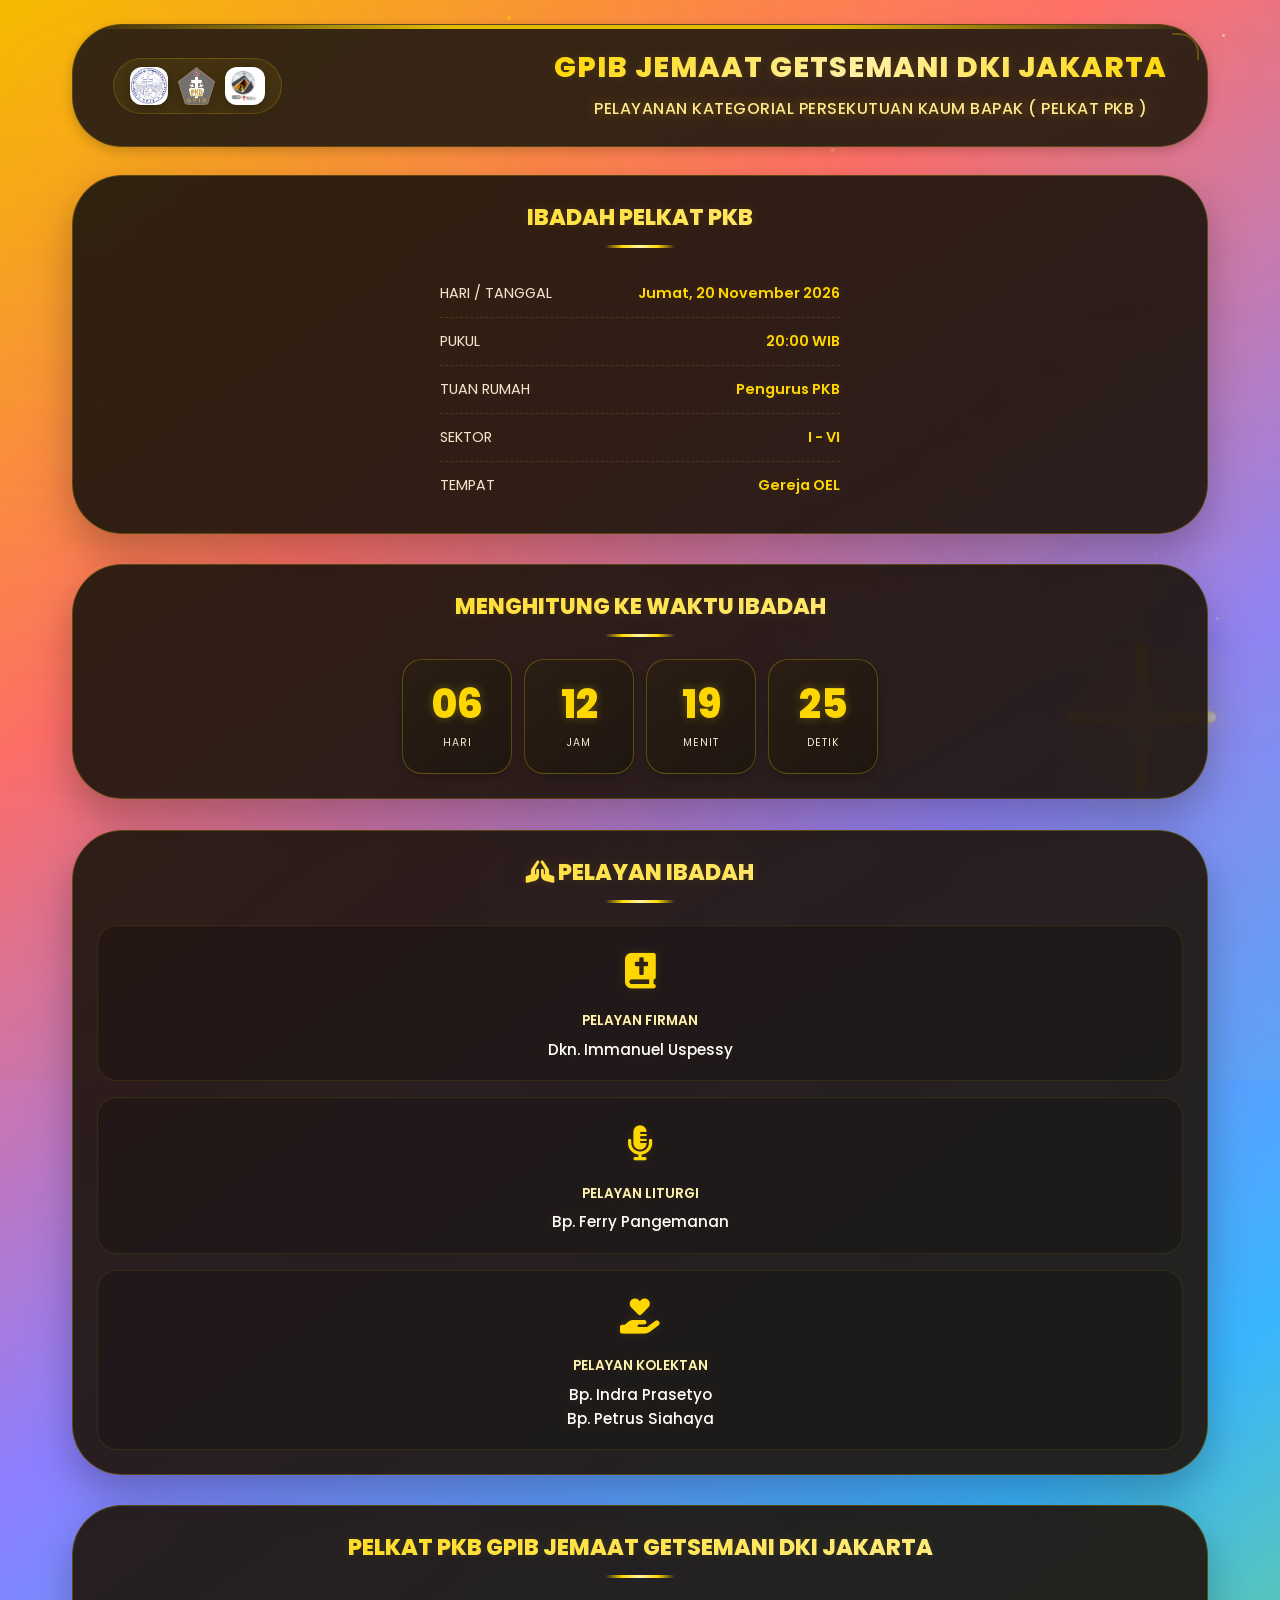
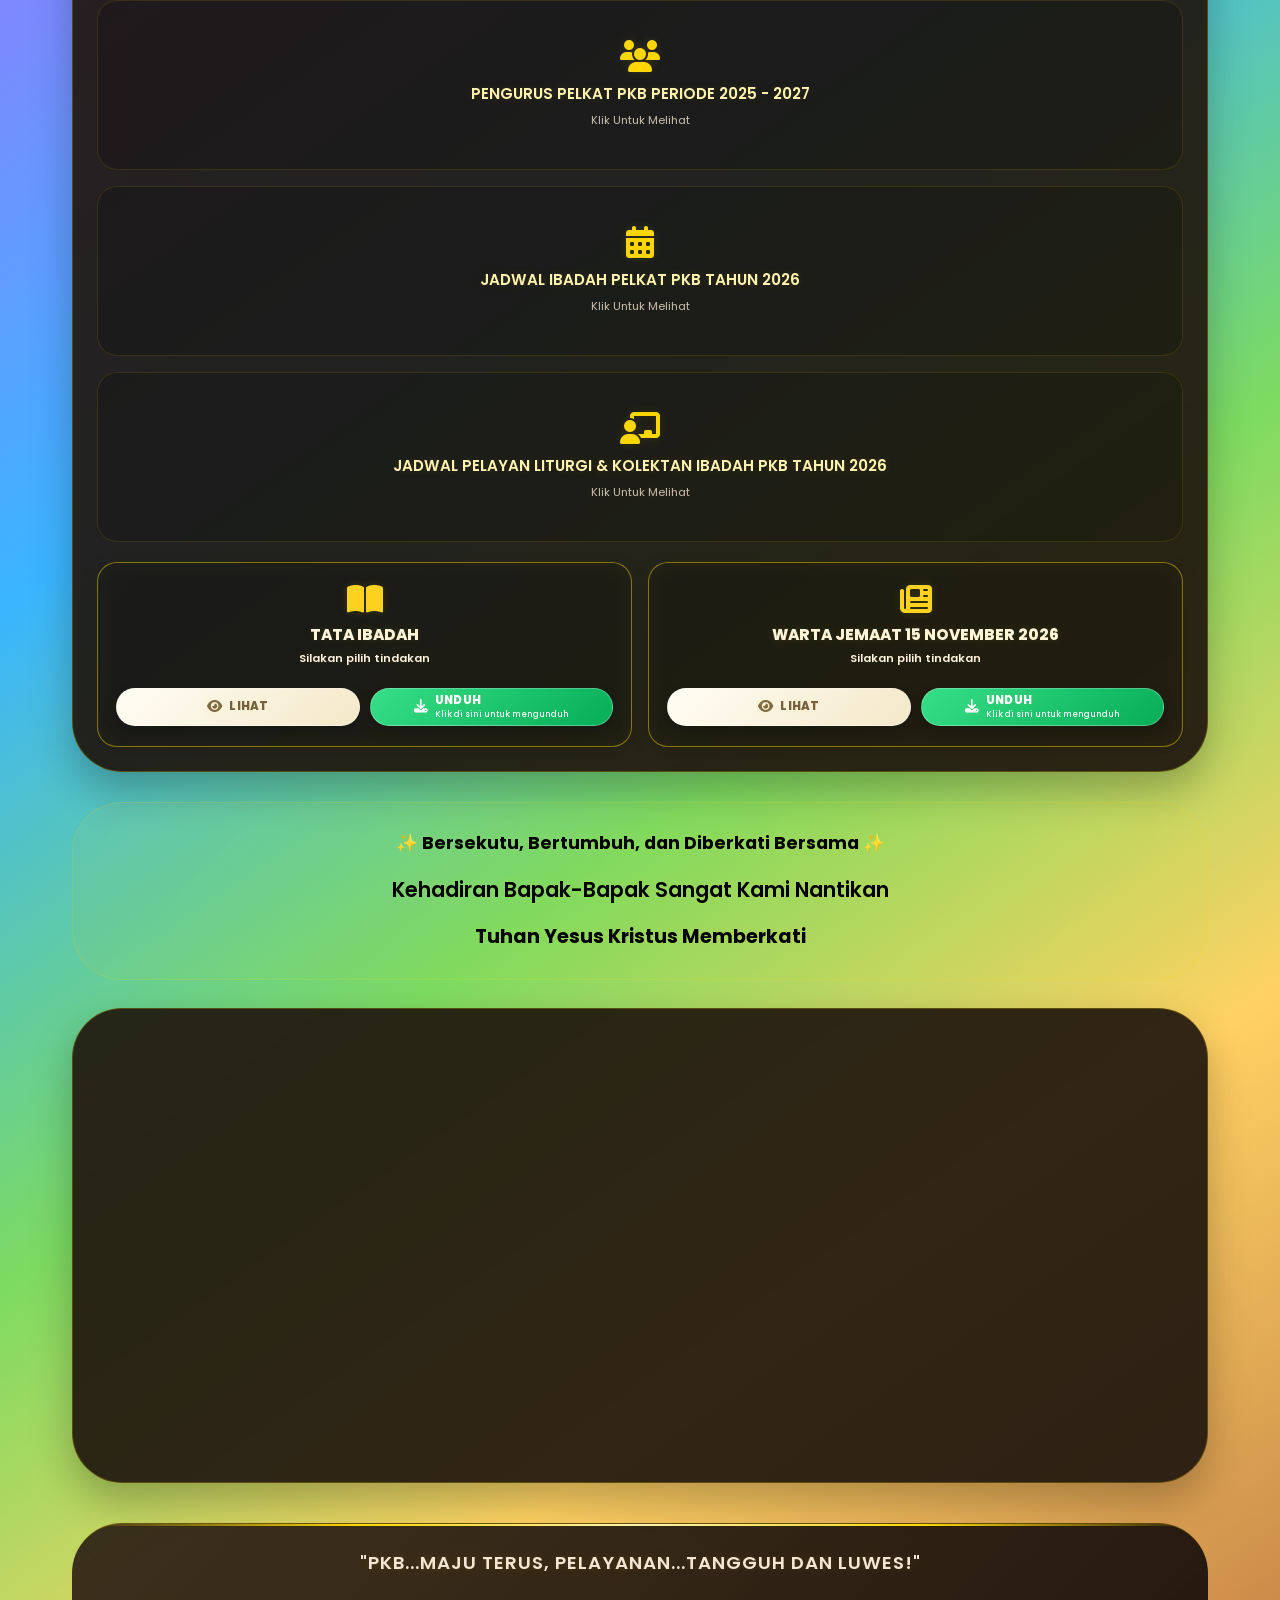
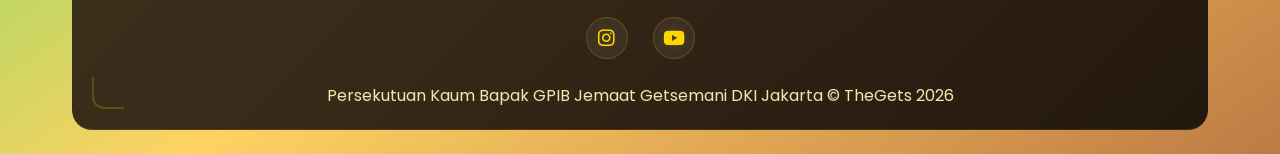
<file: index.html>
<!doctype html>
<html lang="id">
  <head>
    <meta charset="UTF-8" />
    <meta name="viewport" content="width=device-width, initial-scale=1.0" />
    <meta name="description" content="Jadwal ibadah, pelayan, dan pengurus Pelayanan Kategorial Persekutuan Kaum Bapak (PKB) GPIB Jemaat Getsemani DKI Jakarta." />
    <meta name="theme-color" content="#2a1e14" />
    <title>Jadwal Ibadah PKB GPIB Jemaat Getsemani DKI Jakarta</title>
    <link rel="stylesheet" href="style.css" />
    <link rel="preconnect" href="https://fonts.googleapis.com" />
    <link rel="preconnect" href="https://fonts.gstatic.com" crossorigin />
    <link href="https://fonts.googleapis.com/css2?family=Poppins:wght@300;400;600;700&display=swap" rel="stylesheet" />
    <link rel="stylesheet" href="https://cdnjs.cloudflare.com/ajax/libs/font-awesome/6.4.0/css/all.min.css" />
  </head>
  <body>
    <div class="container">
      <!-- HEADER: Logo sejajar dengan teks -->
      <header class="fade-in">
        <div class="logo-container">
          <img src="images/gpiblogo.png" alt="Logo GPIB" class="logo" />
          <img src="images/pkb-logo.png" alt="Logo PKB" class="logo" />
          <img src="images/getslogo.png" alt="Logo Getsemani" class="logo" />
        </div>
        <div class="header-text">
          <h1>GPIB JEMAAT GETSEMANI DKI JAKARTA</h1>
          <h2>PELAYANAN KATEGORIAL PERSEKUTUAN KAUM BAPAK ( PELKAT PKB )</h2>
        </div>
      </header>

      <main>
        <!-- Konten lainnya tetap sama -->
        <section class="card info-card fade-in">
          <h3>IBADAH PELKAT PKB</h3>
          <ul>
            <li><span>HARI / TANGGAL</span> <strong>Jumat, 20 November 2026</strong></li>
            <li><span>PUKUL</span> <strong>20:00 WIB</strong></li>
            <li><span>TUAN RUMAH</span> <strong>Pengurus PKB</strong></li>
            <li><span>SEKTOR</span> <strong>I - VI</strong></li>
            <li><span>TEMPAT</span> <strong>Gereja OEL</strong></li>
          </ul>
        </section>

        <!-- Countdown card -->
        <section class="card countdown-card fade-in">
          <h3>MENGHITUNG KE WAKTU IBADAH</h3>
          <div id="countdown-timer">
            <div class="time-box">
              <span id="days">00</span>
              <small>Hari</small>
            </div>
            <div class="time-box">
              <span id="hours">00</span>
              <small>Jam</small>
            </div>
            <div class="time-box">
              <span id="minutes">00</span>
              <small>Menit</small>
            </div>
            <div class="time-box">
              <span id="seconds">00</span>
              <small>Detik</small>
            </div>
          </div>
          <div id="countdown-message" class="hidden"></div>
        </section>

        <!-- Pelayan Ibadah -->
        <section class="card servant-card fade-in">
          <h3><i class="fas fa-hands-praying"></i> PELAYAN IBADAH</h3>
          <div class="servant-list">
            <!-- Pelayan Firman -->
            <div class="servant-item">
              <div class="servant-icon">
                <i class="fas fa-bible"></i>
              </div>
              <h4>PELAYAN FIRMAN</h4>
              <p>Dkn. Immanuel Uspessy</p>
            </div>

            <!-- Pelayan Liturgos -->
            <div class="servant-item">
              <div class="servant-icon">
                <i class="fas fa-microphone-alt"></i>
              </div>
              <h4>PELAYAN LITURGI</h4>
              <p>Bp. Ferry Pangemanan</p>
            </div>

            <!-- Pelayan Kolektan (dengan 2 orang) -->
            <div class="servant-item">
              <div class="servant-icon">
                <i class="fas fa-hand-holding-heart"></i>
              </div>
              <h4>PELAYAN KOLEKTAN</h4>
              <p>Bp. Indra Prasetyo</p>
              <p>Bp. Petrus Siahaya</p>
            </div>
          </div>
        </section>

        <!-- Menu Tambahan -->
        <section class="card additional-menu fade-in">
          <h3>PELKAT PKB GPIB JEMAAT GETSEMANI DKI JAKARTA</h3>
          <div class="menu-grid">
            <div class="menu-item" onclick="togglePengurus()">
              <i class="fas fa-users"></i>
              <span>PENGURUS PELKAT PKB PERIODE 2025 - 2027</span>
              <small>Klik Untuk Melihat</small>
            </div>
            <a href="images/pkb-jdwl.png" target="_blank" class="menu-item">
              <i class="fas fa-calendar-alt"></i>
              <span>JADWAL IBADAH PELKAT PKB TAHUN 2026</span>
              <small>Klik Untuk Melihat</small>
            </a>
            <a href="images/pkb-pl-fix.png" target="_blank" class="menu-item">
              <i class="fas fa-chalkboard-user"></i>
              <span>JADWAL PELAYAN LITURGI &amp; KOLEKTAN IBADAH PKB TAHUN 2026</span>
              <small>Klik Untuk Melihat</small>
            </a>
            <div class="download-menu-grid">
              <!-- Kartu Tata Ibadah -->
              <div class="document-card tata-ibadah-card">
                <i class="fas fa-book-open document-card-icon"></i>
                <h4>TATA IBADAH</h4>
                <p>Silakan pilih tindakan</p>
                <div class="document-actions">
                  <a class="document-action view-action" href="documents/tata_ibadah_20-Nov-2026.pdf" target="_blank" rel="noopener noreferrer">
                    <span class="action-icon"><i class="fas fa-eye"></i></span><span>LIHAT</span>
                  </a>
                  <a class="document-action download-action" href="documents/tata_ibadah_20-Nov-2026.pdf" download="tata_ibadah.pdf">
                    <span class="action-icon"><i class="fas fa-download"></i></span><span class="download-copy"><strong>UNDUH</strong><small>Klik di sini untuk mengunduh</small></span>
                  </a>
                </div>
              </div>

              <!-- Kartu Warta Jemaat -->
              <div class="document-card warta-jemaat-card">
                <i class="fas fa-newspaper document-card-icon"></i>
                <h4>WARTA JEMAAT 15 NOVEMBER 2026</h4>
                <p>Silakan pilih tindakan</p>
                <div class="document-actions">
                  <a class="document-action view-action" href="documents/warta_jemaat_15_Nov_2026.pdf" target="_blank" rel="noopener noreferrer">
                    <span class="action-icon"><i class="fas fa-eye"></i></span><span>LIHAT</span>
                  </a>
                  <a class="document-action download-action" href="documents/warta_jemaat_15_Nov_2026.pdf" download="warta_jemaat1nov2026.pdf">
                    <span class="action-icon"><i class="fas fa-download"></i></span><span class="download-copy"><strong>UNDUH</strong><small>Klik di sini untuk mengunduh</small></span>
                  </a>
                </div>
              </div>
            </div>
          </div>
        </section>

        <!-- Daftar Pengurus -->
        <section class="card pengurus-card hidden fade-in" aria-hidden="true">
          <h3>PENGURUS PELKAT PKB PERIODE 2025 - 2027</h3>
          <div class="pengurus-grid">
            <div class="pengurus-item">
              <h4>Ketua</h4>
              <p>Indra Prasetyo</p>
            </div>
            <div class="pengurus-item">
              <h4>Sekretaris</h4>
              <p>Andris Haris Husen</p>
            </div>
            <div class="pengurus-item">
              <h4>Bendahara</h4>
              <p>Ferry Pangemanan</p>
            </div>
            <div class="pengurus-item">
              <h4>Bidang Imaji</h4>
              <p>Petrus Mesak Siahaya</p>
            </div>
            <div class="pengurus-item">
              <h4>Bidang PPSDI-PPK</h4>
              <p>Petrus Mesak Siahaya</p>
            </div>
            <div class="pengurus-item">
              <h4>Bidang Germasa-LH</h4>
              <p>Julianus Mezack Tahapary</p>
            </div>
            <div class="pengurus-item">
              <h4>Bidang Inforkom-Litbang</h4>
              <p>Jemmy Dwiyanto</p>
            </div>
            <div class="pengurus-item">
              <h4>Bidang Pelkes</h4>
              <p>Jemmy Dwiyanto</p>
            </div>
            <div class="pengurus-item">
              <h4>Koordinator Sektor I, II, III</h4>
              <p>Octovianus Pieter Aipassa</p>
            </div>
            <div class="pengurus-item">
              <h4>Koordinator Sektor IV, V, VI</h4>
              <p>Jemmy Dwiyanto</p>
            </div>
          </div>
        </section>

        <!-- Undangan -->
        <section class="invitation fade-in">
          <p><strong>✨ Bersekutu, Bertumbuh, dan Diberkati Bersama ✨</strong></p>
          <p>Kehadiran Bapak-Bapak Sangat Kami Nantikan</p>
          <h4>Tuhan Yesus Kristus Memberkati</h4>
        </section>
      </main>

      <!-- DAFTAR HADIR -->
      <section class="card attendance-card fade-in">
        <h3>DAFTAR HADIR IBADAH PKB</h3>
        <form id="attendance-form" name="Daftar-Hadir-Ibadah-PKB">
          <div class="form-group">
            <label for="nama">Nama Lengkap</label>
            <input type="text" id="nama" name="nama" placeholder="Masukkan nama lengkap" required />
          </div>

          <div class="form-group">
            <label for="sektor">Sektor</label>
            <input type="text" id="sektor" name="sektor" placeholder="Masukkan sektor" required />
          </div>

          <div class="form-group">
            <label for="keterangan">Keterangan <small>(Opsional)</small></label>
            <textarea id="keterangan" name="keterangan" rows="4" placeholder="Tulis keterangan atau pesan tambahan di sini..."></textarea>
          </div>

          <button type="submit" class="submit-btn ripple-btn">Kirim Kehadiran</button>
        </form>
        <p id="attendance-message" class="hidden">Terima kasih, kehadiran Anda telah tercatat!</p>
      </section>

      <!-- Footer -->
      <footer class="fade-in">
        <div class="footer-content">
          <h3>"PKB...MAJU TERUS, PELAYANAN...TANGGUH DAN LUWES!"</h3>
          <div class="social-media">
            <a href="https://www.instagram.com/pkbgpibgetsjakarta/" target="_blank" class="social-icon">
              <i class="fab fa-instagram"></i>
            </a>
            <a href="https://www.youtube.com/channel/UCTqbphDbvJems6aZeUbi78g" target="_blank" class="social-icon">
              <i class="fab fa-youtube"></i>
            </a>
          </div>
          <p>Persekutuan Kaum Bapak GPIB Jemaat Getsemani DKI Jakarta © TheGets 2026</p>
        </div>
      </footer>
    </div>

    <script src="script.js"></script>
  </body>
</html>
</file>
<file: style.css>
/* ===== VARIABEL GLOBAL ===== */
:root {
  --gold: #ffd700;
  --gold-light: #fff3b0;
  --gold-dark: #b8860b;
  --gold-soft: #f5e6b3;
  --brown-dark: #2a1e14;
  --brown-medium: #4a3728;
  --brown-light: #6b4f3c;
  --cream: #f5e6d3;
  --white: #ffffff;
  --text: #f5e6d3;
  --text-muted: rgba(245, 230, 211, 0.85);
  --border: rgba(255, 215, 0, 0.18);
  --shadow-sm: 0 4px 12px rgba(0, 0, 0, 0.2);
  --shadow-md: 0 8px 24px rgba(0, 0, 0, 0.3);
  --shadow-lg: 0 12px 36px rgba(0, 0, 0, 0.4);
  --shadow-gold: 0 0 20px rgba(255, 215, 0, 0.3);
  --transition: all 0.3s cubic-bezier(0.4, 0, 0.2, 1);
  --radius-sm: 12px;
  --radius-md: 20px;
  --radius-lg: 30px;
  --radius-xl: 50px;
}

* {
  margin: 0;
  padding: 0;
  box-sizing: border-box;
}

body {
  font-family: "Poppins", sans-serif;
  background: linear-gradient(145deg, #f5b900 0%, #ff6d6d 18%, #8d7fff 35%, #3ab5ff 52%, #7ddb61 68%, #ffd263 82%, #be7a44 100%);
  color: var(--gold-soft);
  text-shadow: 0 0 10px rgba(255, 215, 0, 0.12);
  line-height: 1.6;
  min-height: 100vh;
  overflow-x: hidden;
}

body::before {
  content: "";
  position: fixed;
  top: -20%;
  left: -20%;
  width: 140%;
  height: 140%;
  background: radial-gradient(circle at 20% 25%, rgba(255, 215, 0, 0.12) 0%, transparent 42%), radial-gradient(circle at 80% 75%, rgba(255, 215, 0, 0.06) 0%, transparent 48%);
  pointer-events: none;
  z-index: 0;
  will-change: transform, opacity;
  animation: auroraDrift1 16s ease-in-out infinite;
}

body::after {
  content: "";
  position: fixed;
  top: -20%;
  left: -20%;
  width: 140%;
  height: 140%;
  background: radial-gradient(circle at 80% 20%, rgba(255, 179, 71, 0.08) 0%, transparent 40%), radial-gradient(circle at 15% 85%, rgba(212, 130, 60, 0.06) 0%, transparent 45%);
  pointer-events: none;
  z-index: 0;
  will-change: transform, opacity;
  animation: auroraDrift2 22s ease-in-out infinite;
}

@keyframes auroraDrift1 {
  0%,
  100% {
    transform: translate(0, 0) scale(1);
    opacity: 0.6;
  }
  50% {
    transform: translate(3%, 2%) scale(1.06);
    opacity: 1;
  }
}

@keyframes auroraDrift2 {
  0%,
  100% {
    transform: translate(0, 0) scale(1.04);
    opacity: 0.5;
  }
  50% {
    transform: translate(-2%, -3%) scale(1);
    opacity: 0.9;
  }
}

.container {
  width: 100%;
  max-width: 1200px;
  margin: 0 auto;
  padding: 16px;
  position: relative;
  z-index: 2;
}

/* ============================================ */
/* ===== HEADER SUPER RAPI & MENARIK ===== */
/* ============================================ */

header {
  display: flex;
  flex-direction: column;
  align-items: center;
  gap: 18px;
  margin-bottom: 28px;
  padding: 30px 28px;
  background: rgba(42, 30, 20, 0.94);
  border-radius: var(--radius-xl);
  border: 1px solid rgba(255, 215, 0, 0.18);
  box-shadow: var(--shadow-sm);
  position: relative;
  overflow: hidden;
  transition: var(--transition);
}

header::before {
  content: "";
  position: absolute;
  top: 0;
  left: 0;
  width: 100%;
  height: 4px;
  background: linear-gradient(90deg, transparent, rgba(255, 215, 0, 0.85), rgba(255, 215, 0, 0.85), transparent);
}

@keyframes headerShine {
  0% {
    left: -100%;
  }
  50% {
    left: 100%;
  }
  100% {
    left: 100%;
  }
}

/* Efek sudut emas */
header::after {
  content: "";
  position: absolute;
  top: 14px;
  right: 14px;
  width: 44px;
  height: 44px;
  border-top: 2px solid rgba(255, 215, 0, 0.25);
  border-right: 2px solid rgba(255, 215, 0, 0.25);
  border-radius: 0 var(--radius-md) 0 0;
  pointer-events: none;
}

/* Logo container */
.logo-container {
  display: flex;
  gap: 20px;
  align-items: center;
  justify-content: center;
  flex-wrap: wrap;
  background: rgba(255, 215, 0, 0.08);
  padding: 14px 24px;
  border-radius: 999px;
  border: 1px solid rgba(255, 215, 0, 0.18);
  transition: var(--transition);
}

.logo-container:hover {
  border-color: rgba(255, 215, 0, 0.35);
  box-shadow: var(--shadow-gold);
}

.logo {
  height: 50px;
  width: auto;
  border-radius: 12px;
  transition: var(--transition);
  filter: drop-shadow(0 4px 8px rgba(0, 0, 0, 0.3));
}

.logo:hover {
  transform: translateY(-3px) scale(1.05);
  filter: drop-shadow(0 0 15px rgba(255, 215, 0, 0.5));
}

/* Header text */
.header-text {
  text-align: center;
  position: relative;
}

header h1 {
  font-size: clamp(1.05rem, 3.2vw, 1.8rem);
  font-weight: 800;
  margin: 0;
  background: linear-gradient(135deg, var(--gold), var(--gold-light), var(--gold));
  -webkit-background-clip: text;
  background-clip: text;
  color: transparent;
  line-height: 1.3;
  letter-spacing: 1px;
  text-transform: uppercase;
  animation: titleGlow 3s ease-in-out infinite;
}

@keyframes titleGlow {
  0%,
  100% {
    filter: drop-shadow(0 0 5px rgba(255, 215, 0, 0.3));
  }
  50% {
    filter: drop-shadow(0 0 15px rgba(255, 215, 0, 0.6));
  }
}

header h2 {
  font-size: clamp(0.72rem, 1.8vw, 1rem);
  font-weight: 500;
  margin: 10px 0 0;
  color: #ffe88c;
  opacity: 1;
  letter-spacing: 0.5px;
  position: relative;
  display: inline-block;
  padding: 0 20px;
  text-shadow: 0 0 12px rgba(255, 215, 0, 0.35);
}

/* Dekorasi di kiri kanan h2 */
header h2::before,
header h2::after {
  content: "✦";
  position: absolute;
  top: 50%;
  transform: translateY(-50%);
  font-size: 0.8rem;
  color: var(--gold);
  opacity: 0.6;
}

header h2::before {
  left: 0;
}

header h2::after {
  right: 0;
}

/* ============================================ */
/* ===== FOOTER ELEGAN & MODERN ===== */
/* ============================================ */

footer {
  margin-top: 40px;
  padding: 0;
  text-align: center;
  background: transparent;
  position: relative;
}

/* Container utama footer */
.footer-content {
  background: linear-gradient(135deg, rgba(42, 30, 20, 0.9), rgba(26, 18, 12, 0.95));
  backdrop-filter: blur(12px);
  -webkit-backdrop-filter: blur(12px);
  border-radius: var(--radius-xl) var(--radius-xl) var(--radius-md) var(--radius-md);
  border-top: 1px solid rgba(255, 215, 0, 0.25);
  border-bottom: 1px solid rgba(255, 215, 0, 0.1);
  padding: 32px 24px 24px;
  position: relative;
  overflow: hidden;
}

/* Efek garis emas di atas footer */
.footer-content::before {
  content: "";
  position: absolute;
  top: 0;
  left: 0;
  right: 0;
  height: 2px;
  background: linear-gradient(90deg, transparent, var(--gold), var(--gold-light), var(--gold), transparent);
}

@keyframes footerShine {
  0%,
  100% {
    opacity: 0.5;
  }
  50% {
    opacity: 1;
  }
}

/* Efek sudut dekoratif */
.footer-content::after {
  content: "";
  position: absolute;
  bottom: 20px;
  left: 20px;
  width: 30px;
  height: 30px;
  border-bottom: 2px solid rgba(255, 215, 0, 0.2);
  border-left: 2px solid rgba(255, 215, 0, 0.2);
  border-radius: 0 0 0 var(--radius-sm);
  pointer-events: none;
}

/* Tambahan sudut kanan */
.footer-corner {
  position: absolute;
  bottom: 20px;
  right: 20px;
  width: 30px;
  height: 30px;
  border-bottom: 2px solid rgba(255, 215, 0, 0.2);
  border-right: 2px solid rgba(255, 215, 0, 0.2);
  border-radius: 0 0 var(--radius-sm) 0;
  pointer-events: none;
}

footer h3 {
  font-size: clamp(0.85rem, 2.2vw, 1.15rem);
  font-weight: 600;
  color: var(--cream);
  margin-bottom: 20px;
  letter-spacing: 1px;
  position: relative;
  display: inline-block;
  padding: 0 20px;
}

footer h3::before,
footer h3::after {
  content: "✨";
  position: absolute;
  top: 50%;
  transform: translateY(-50%);
  font-size: 0.9rem;
  opacity: 0.7;
}

footer h3::before {
  left: -10px;
}

footer h3::after {
  right: -10px;
}

/* Social Media Icons */
.social-media {
  display: flex;
  justify-content: center;
  gap: 25px;
  margin: 20px 0 24px;
}

.social-icon {
  display: inline-flex;
  align-items: center;
  justify-content: center;
  width: 48px;
  height: 48px;
  border-radius: 50%;
  background: rgba(255, 255, 255, 0.06);
  color: var(--gold);
  font-size: 1.4rem;
  transition: var(--transition);
  text-decoration: none;
  border: 1px solid rgba(255, 215, 0, 0.2);
  position: relative;
  overflow: hidden;
}

/* Efek ripple pada social icon */
.social-icon::before {
  content: "";
  position: absolute;
  top: 50%;
  left: 50%;
  width: 0;
  height: 0;
  border-radius: 50%;
  background: rgba(255, 215, 0, 0.3);
  transform: translate(-50%, -50%);
  transition:
    width 0.5s,
    height 0.5s;
}

.social-icon:hover::before {
  width: 100%;
  height: 100%;
}

.social-icon:hover {
  transform: translateY(-5px);
  background: var(--gold);
  color: #1a120c;
  border-color: var(--gold);
  box-shadow: var(--shadow-gold);
}

/* Instagram & Youtube specific */
.social-icon .fa-instagram:hover {
  color: #1a120c;
}
.social-icon .fa-youtube:hover {
  color: #1a120c;
}

/* Copyright */
.copyright {
  font-size: 0.75rem;
  color: rgba(245, 230, 211, 0.6);
  padding-top: 20px;
  border-top: 1px solid rgba(255, 215, 0, 0.1);
  margin-top: 10px;
  letter-spacing: 0.5px;
}

.copyright span {
  color: var(--gold);
  font-weight: 500;
}

/* Decorative footer wave */
.footer-wave {
  position: absolute;
  bottom: 0;
  left: 0;
  width: 100%;
  height: 4px;
  background: repeating-linear-gradient(90deg, transparent, transparent 20px, rgba(255, 215, 0, 0.15) 20px, rgba(255, 215, 0, 0.15) 40px);
  animation: waveMove 8s linear infinite;
}

@keyframes waveMove {
  0% {
    background-position: 0 0;
  }
  100% {
    background-position: 40px 0;
  }
}

/* ===== ANIMASI FADE-IN ===== */
.fade-in {
  opacity: 0;
  transform: translateY(20px);
  animation: fadeInUp 0.6s ease forwards;
}

@keyframes fadeInUp {
  to {
    opacity: 1;
    transform: translateY(0);
  }
}

.fade-in:nth-child(1) {
  animation-delay: 0.1s;
}
.fade-in:nth-child(2) {
  animation-delay: 0.2s;
}
.fade-in:nth-child(3) {
  animation-delay: 0.3s;
}

/* ===== KARTU (CARD) ===== */
.card {
  background: rgba(30, 20, 14, 0.88);
  backdrop-filter: blur(14px);
  -webkit-backdrop-filter: blur(14px);
  border-radius: var(--radius-xl);
  padding: 28px;
  margin-bottom: 30px;
  border: 1px solid rgba(255, 215, 0, 0.22);
  box-shadow: 0 18px 40px rgba(0, 0, 0, 0.26);
  transition:
    transform 0.35s ease,
    box-shadow 0.35s ease,
    border-color 0.35s ease;
  color: var(--cream);
  content-visibility: auto;
  contain-intrinsic-size: 420px;
}

.card:hover {
  transform: translateY(-8px);
  border-color: rgba(255, 215, 0, 0.35);
  box-shadow: 0 26px 50px rgba(0, 0, 0, 0.32);
}

.card h3 {
  font-size: clamp(1rem, 2.6vw, 1.4rem);
  font-weight: 800;
  text-align: center;
  margin-bottom: 22px;
  padding-bottom: 12px;
  background: linear-gradient(135deg, var(--gold), var(--gold-light));
  -webkit-background-clip: text;
  background-clip: text;
  color: transparent;
  position: relative;
}

.card h3::after {
  content: "";
  position: absolute;
  bottom: 0;
  left: 50%;
  transform: translateX(-50%);
  width: 70px;
  height: 3px;
  background: linear-gradient(90deg, transparent, var(--gold), var(--gold-light), var(--gold), transparent);
  border-radius: 999px;
}

/* ===== INFO CARD ===== */
.info-card ul {
  list-style: none;
  max-width: 400px;
  margin: 0 auto;
}

.info-card li {
  display: flex;
  justify-content: space-between;
  align-items: center;
  padding: 12px 0;
  border-bottom: 1px dashed rgba(255, 215, 0, 0.15);
  font-size: 0.9rem;
  flex-wrap: wrap;
  gap: 8px;
}

.info-card li:last-child {
  border-bottom: none;
}

.info-card li span {
  color: var(--cream);
  font-weight: 400;
}

.info-card li strong {
  color: var(--gold);
  font-weight: 600;
}

/* ===== COUNTDOWN TIMER ===== */
#countdown-timer {
  display: flex;
  justify-content: center;
  gap: 12px;
  flex-wrap: wrap;
}

.time-box {
  background: linear-gradient(145deg, #2a1e14, #1f1610);
  padding: clamp(10px, 2.5vw, 20px) clamp(8px, 2vw, 16px);
  border-radius: var(--radius-md);
  min-width: clamp(58px, 15vw, 110px);
  text-align: center;
  border: 1px solid rgba(255, 215, 0, 0.25);
  box-shadow: var(--shadow-sm);
  transition: var(--transition);
}

.time-box:hover {
  transform: translateY(-3px);
  border-color: var(--gold);
  box-shadow: 0 0 15px rgba(255, 215, 0, 0.2);
}

.time-box span {
  display: block;
  font-size: clamp(1.25rem, 4vw, 2.5rem);
  font-weight: 800;
  color: var(--gold);
  line-height: 1.2;
  text-shadow: 0 0 10px rgba(255, 215, 0, 0.3);
}

.time-box small {
  font-size: 0.65rem;
  color: var(--cream);
  text-transform: uppercase;
  letter-spacing: 1px;
}

#countdown-message {
  text-align: center;
  padding: 20px;
  background: linear-gradient(135deg, rgba(255, 215, 0, 0.15), rgba(255, 215, 0, 0.05));
  border-radius: var(--radius-md);
  border: 1px solid rgba(255, 215, 0, 0.3);
  font-weight: 600;
  color: var(--gold);
  animation: pulse 1.5s ease-in-out infinite;
}

@keyframes pulse {
  0%,
  100% {
    opacity: 0.8;
    transform: scale(1);
  }
  50% {
    opacity: 1;
    transform: scale(1.02);
  }
}

.hidden {
  display: none !important;
}

/* ===== PELAYAN IBADAH ===== */
.servant-list {
  display: grid;
  grid-template-columns: repeat(auto-fit, minmax(150px, 1fr));
  gap: 16px;
}

.servant-item {
  background: rgba(0, 0, 0, 0.2);
  border-radius: var(--radius-md);
  padding: 18px 12px;
  text-align: center;
  transition: var(--transition);
  border: 1px solid rgba(255, 215, 0, 0.1);
}

.servant-item:hover {
  transform: translateY(-5px);
  background: rgba(255, 215, 0, 0.08);
  border-color: rgba(255, 215, 0, 0.3);
}

.servant-icon {
  font-size: 2.2rem;
  color: var(--gold);
  margin-bottom: 10px;
}

.servant-item h4 {
  font-size: 0.85rem;
  font-weight: 600;
  color: var(--gold-light);
  margin-bottom: 6px;
}

.servant-item p {
  font-size: 0.95rem;
  font-weight: 500;
  color: var(--white);
}

/* ===== MENU TAMBAHAN ===== */
.menu-grid {
  display: grid;
  grid-template-columns: repeat(auto-fit, minmax(240px, 1fr));
  gap: 16px;
  margin-top: 8px;
}

.menu-item {
  display: flex;
  flex-direction: column;
  align-items: center;
  justify-content: center;
  padding: 20px 18px;
  background: rgba(0, 0, 0, 0.18);
  border-radius: var(--radius-md);
  text-decoration: none;
  color: var(--cream);
  transition: var(--transition);
  cursor: pointer;
  text-align: center;
  border: 1px solid rgba(255, 215, 0, 0.12);
  min-height: 170px;
}

.menu-item:hover {
  transform: translateY(-4px);
  background: rgba(255, 215, 0, 0.08);
  border-color: rgba(255, 215, 0, 0.25);
  box-shadow: 0 18px 36px rgba(255, 215, 0, 0.12);
}

.menu-item i {
  font-size: 2rem;
  margin-bottom: 10px;
  color: var(--gold);
}

.menu-item span {
  font-weight: 600;
  font-size: 0.95rem;
  margin-bottom: 6px;
  color: var(--gold-light);
}

.menu-item small {
  font-size: 0.7rem;
  color: var(--cream);
  opacity: 0.8;
}

/* ===== KARTU TATA IBADAH & WARTA JEMAAT ===== */
.download-menu-grid {
  grid-column: 1 / -1;
  display: grid;
  grid-template-columns: repeat(2, minmax(0, 1fr));
  gap: 18px;
  width: 100%;
  margin: 4px auto 0;
}

.document-card {
  box-sizing: border-box;
  min-width: 0;
  min-height: 250px;
  padding: 28px 20px 24px;
  display: flex;
  flex-direction: column;
  align-items: center;
  justify-content: center;
  text-align: center;
  background: rgba(0, 0, 0, 0.22);
  border: 1px solid rgba(255, 215, 0, 0.42);
  border-radius: 28px;
  box-shadow:
    inset 0 0 22px rgba(255, 215, 0, 0.035),
    0 7px 20px rgba(0, 0, 0, 0.12);
}

.document-card-icon {
  color: #ffd21f;
  font-size: 3.1rem;
  margin-bottom: 18px;
}

.document-card h4 {
  color: #fff4d8;
  font-size: 1.35rem;
  font-weight: 800;
  line-height: 1.25;
  margin: 0 0 22px;
}

.document-card p {
  color: #fff4df;
  font-size: 1rem;
  font-weight: 600;
  margin: 0 0 24px;
}

.document-actions {
  display: flex;
  align-items: center;
  justify-content: center;
  flex-wrap: wrap;
  gap: 14px;
  width: 100%;
}

.document-action {
  display: inline-flex;
  align-items: center;
  justify-content: center;
  gap: 9px;
  min-height: 54px;
  padding: 0 25px;
  border-radius: 999px;
  text-decoration: none;
  font-size: 1rem;
  font-weight: 800;
  letter-spacing: 0.3px;
  white-space: nowrap;
  transition:
    transform 0.2s ease,
    box-shadow 0.2s ease,
    filter 0.2s ease;
}

.document-action i {
  font-size: 1.05rem;
}

.document-action:hover {
  transform: translateY(-3px);
  filter: brightness(1.06);
}

.view-action {
  color: #665633;
  background: #fff8e7;
  box-shadow: 0 5px 13px rgba(0, 0, 0, 0.16);
}

.download-action {
  color: #fff;
  background: linear-gradient(135deg, #25d879, #08b95d);
  box-shadow: 0 5px 14px rgba(0, 190, 95, 0.2);
}

@media (max-width: 700px) {
  .download-menu-grid {
    grid-template-columns: 1fr;
    gap: 14px;
  }

  .document-card {
    min-height: 225px;
    padding: 24px 14px;
  }
}

@media (max-width: 390px) {
  .document-actions {
    gap: 9px;
  }

  .document-action {
    min-height: 48px;
    padding: 0 17px;
    font-size: 0.88rem;
  }
}

/* ===== PENGURUS ===== */
.pengurus-grid {
  display: grid;
  grid-template-columns: repeat(auto-fit, minmax(180px, 1fr));
  gap: 12px;
}

.pengurus-item {
  background: rgba(0, 0, 0, 0.2);
  padding: 14px;
  border-radius: var(--radius-sm);
  text-align: center;
  transition: var(--transition);
  border: 1px solid rgba(255, 215, 0, 0.08);
}

.pengurus-item:hover {
  background: rgba(255, 215, 0, 0.08);
  transform: translateY(-2px);
}

.pengurus-item h4 {
  color: var(--gold-light);
  font-size: 0.8rem;
  margin-bottom: 6px;
  font-weight: 600;
}

.pengurus-item p {
  font-size: 0.9rem;
  color: var(--white);
}

/* ===== UNDANGAN ===== */
.invitation {
  text-align: center;
  padding: 26px 22px;
  margin: 24px 0 28px;
  background: linear-gradient(135deg, rgba(255, 215, 0, 0.06), rgba(255, 215, 0, 0.02));
  border-radius: var(--radius-xl);
  border: 1px solid rgba(255, 215, 0, 0.15);
}

.invitation p:first-child {
  font-size: 1.1rem;
  font-weight: 500;
  margin-bottom: 12px;
  color: #000000;
}

.invitation p:nth-child(2) {
  font-size: 1.3rem;
  font-weight: 600;
  margin: 16px 0;
  color: #000000;
}

.invitation h4 {
  font-size: 1.2rem;
  font-weight: 700;
  margin-top: 16px;
  color: #000000;
}

/* ===== FORM DAFTAR HADIR ===== */
.attendance-card form {
  display: flex;
  flex-direction: column;
  gap: 16px;
  max-width: 500px;
  margin: 0 auto;
}

.form-group {
  display: flex;
  flex-direction: column;
}

.form-group label {
  margin-bottom: 6px;
  font-weight: 500;
  color: var(--gold-light);
  font-size: 0.85rem;
}

.form-group input,
.form-group textarea {
  padding: 12px 14px;
  border-radius: var(--radius-sm);
  border: 1px solid rgba(255, 215, 0, 0.2);
  background: rgba(0, 0, 0, 0.25);
  color: var(--cream);
  font-size: 0.9rem;
  transition: var(--transition);
}

.form-group input:focus,
.form-group textarea:focus {
  outline: none;
  border-color: var(--gold);
  box-shadow: 0 0 12px rgba(255, 215, 0, 0.2);
}

.form-group textarea {
  resize: vertical;
  min-height: 90px;
}

.submit-btn {
  background: linear-gradient(135deg, #ffe767, #d2a500);
  color: #2d1800;
  border: none;
  border-radius: 999px;
  padding: 16px 24px;
  font-weight: 800;
  font-size: 1rem;
  cursor: pointer;
  transition:
    transform 0.25s ease,
    box-shadow 0.25s ease,
    filter 0.25s ease;
  box-shadow: 0 14px 36px rgba(255, 215, 0, 0.24);
}

.submit-btn:hover {
  transform: translateY(-3px);
  box-shadow: 0 20px 42px rgba(255, 215, 0, 0.32);
  filter: saturate(1.1);
}

.menu-item.secondary-link {
  background: linear-gradient(145deg, rgba(255, 215, 0, 0.05), rgba(255, 215, 0, 0.12));
  border-color: rgba(255, 215, 0, 0.22);
}

.menu-item.secondary-link span {
  color: #000000;
  font-weight: 700;
}

.menu-item.secondary-link i {
  font-size: 2.3rem;
  color: #d29900;
  text-shadow: 0 0 6px rgba(255, 215, 0, 0.3);
}

.menu-item.secondary-link small {
  color: rgba(0, 0, 0, 0.75);
  font-weight: 600;
}

.menu-item.secondary-link:hover {
  background: linear-gradient(145deg, rgba(255, 215, 0, 0.12), rgba(255, 215, 0, 0.2));
}

#attendance-message {
  text-align: center;
  margin-top: 12px;
  color: var(--gold);
  font-weight: 600;
}

/* ===== RESPONSIVE DESIGN ===== */

/* Tablet (768px ke atas) */
@media (min-width: 768px) {
  .container {
    padding: 20px 24px;
  }

  header {
    flex-direction: row;
    justify-content: space-between;
    padding: 20px 32px;
  }

  .logo-container {
    gap: 16px;
    padding: 10px 20px;
  }

  .logo {
    height: 55px;
  }

  .header-text {
    text-align: right;
  }

  .footer-content {
    padding: 32px 32px 24px;
  }

  .social-icon {
    width: 50px;
    height: 50px;
    font-size: 1.5rem;
  }

  .card {
    padding: 24px;
  }
}

/* Desktop (1024px ke atas) */
@media (min-width: 1024px) {
  .container {
    padding: 24px 32px;
  }

  .logo {
    height: 65px;
  }

  header {
    padding: 24px 40px;
  }

  .footer-content {
    padding: 40px 40px 28px;
  }

  .social-icon {
    width: 55px;
    height: 55px;
    font-size: 1.6rem;
  }

  .hero-banner {
    padding: 24px 32px;
  }

  .hero-tagline {
    font-size: 1.25rem;
  }
}

/* Handphone (di bawah 480px) */
@media (max-width: 480px) {
  .container {
    padding: 12px;
  }

  .hero-banner {
    padding: 18px 16px;
  }

  .hero-tagline {
    font-size: 1rem;
  }

  .card {
    padding: 18px;
  }

  .menu-item,
  .servant-item,
  .pengurus-item {
    padding: 18px 14px;
  }
}

header::after {
  width: 25px;
  height: 25px;
  top: 8px;
  right: 8px;
}

.logo-container {
  gap: 10px;
  padding: 8px 16px;
}

.logo {
  height: 38px;
}

header h2::before,
header h2::after {
  display: none;
}

.footer-content {
  padding: 24px 16px 20px;
}

.social-icon {
  width: 42px;
  height: 42px;
  font-size: 1.2rem;
}

footer h3::before,
footer h3::after {
  display: none;
}

.copyright {
  font-size: 0.65rem;
}

.servant-list {
  grid-template-columns: 1fr;
}

.menu-grid {
  grid-template-columns: 1fr;
}

.pengurus-grid {
  grid-template-columns: 1fr;
}

/* Blur berat di GPU HP low-end diringankan jadi background solid */
.card,
header,
.footer-content {
  backdrop-filter: none;
  -webkit-backdrop-filter: none;
}

.card {
  background: rgba(32, 22, 15, 0.92);
}

/* ===== ANIMASI ANGKA COUNTDOWN ===== */
.time-box span.updated {
  animation: numberPop 0.2s ease-out;
}

@keyframes numberPop {
  0% {
    transform: scale(1);
  }
  50% {
    transform: scale(1.2);
    text-shadow: 0 0 20px var(--gold);
  }
  100% {
    transform: scale(1);
  }
}

/* ===== REDUCED MOTION ===== */
@media (prefers-reduced-motion: reduce) {
  *,
  *::before,
  *::after {
    animation-duration: 0.01ms !important;
    animation-iteration-count: 1 !important;
    transition-duration: 0.01ms !important;
  }
}

/* ===== ANIMASI SALIB & PARTIKEL (dioptimalkan: hanya transform & opacity = ringan di GPU) ===== */
.cross-container {
  position: fixed;
  bottom: 8%;
  right: 4%;
  width: 88px;
  height: 88px;
  pointer-events: none;
  z-index: 1;
  opacity: 0.4;
  perspective: 900px;
  perspective-origin: center center;
}

@media (min-width: 768px) {
  .cross-container {
    width: 120px;
    height: 120px;
    bottom: 10%;
    right: 3%;
    opacity: 0.4;
  }
}

@media (min-width: 1200px) {
  .cross-container {
    width: 150px;
    height: 150px;
    bottom: 12%;
    right: 5%;
    opacity: 0.45;
  }
}

@media (min-width: 1400px) {
  .cross-container {
    width: 180px;
    height: 180px;
    opacity: 0.5;
  }
}

.animated-cross {
  position: relative;
  width: 100%;
  height: 100%;
  transform-style: preserve-3d;
  animation: crossFloat 6s ease-in-out infinite;
  will-change: transform;
}

@keyframes crossFloat {
  0%,
  100% {
    transform: translateY(0px) rotateX(0deg) rotateY(0deg);
  }
  25% {
    transform: translateY(-6px) rotateX(12deg) rotateY(-8deg);
  }
  50% {
    transform: translateY(-12px) rotateX(18deg) rotateY(8deg);
  }
  75% {
    transform: translateY(-6px) rotateX(10deg) rotateY(-4deg);
  }
}

/* Batang salib: warna & bentuk statis, TIDAK animasikan box-shadow (mahal untuk browser) */
.cross-vertical,
.cross-horizontal {
  position: absolute;
  background: linear-gradient(180deg, #ffd700, #fff3b0, #ffd700);
  border-radius: 6px;
  box-shadow: 0 0 14px rgba(255, 215, 0, 0.55);
  transform-style: preserve-3d;
}

.cross-vertical {
  width: 12px;
  height: 100%;
  left: 50%;
  transform: translateX(-50%) rotateY(20deg);
}

.cross-horizontal {
  width: 100%;
  height: 12px;
  top: 50%;
  transform: translateY(-50%) rotateX(20deg);
}

/* "Napas" cahaya salib: dua lapis glow radial yang berdenyut lewat transform+opacity saja */
.cross-glow,
.cross-glow-outer {
  position: absolute;
  top: 50%;
  left: 50%;
  border-radius: 50%;
  pointer-events: none;
  z-index: -1;
  transform: translateZ(-20px);
}

.cross-glow {
  transform: translate(-50%, -50%);
  width: 95%;
  height: 95%;
  background: radial-gradient(circle, rgba(255, 236, 128, 0.35) 0%, rgba(255, 215, 0, 0.12) 45%, transparent 75%);
  animation: glowPulse 4s ease-in-out infinite;
}

.cross-glow-outer {
  transform: translate(-50%, -50%);
  width: 160%;
  height: 160%;
  background: radial-gradient(circle, rgba(255, 215, 0, 0.18) 0%, transparent 70%);
  animation: glowPulseOuter 5s ease-in-out infinite 0.3s;
}

@keyframes glowPulse {
  0%,
  100% {
    transform: translate(-50%, -50%) scale(0.9);
    opacity: 0.55;
  }
  50% {
    transform: translate(-50%, -50%) scale(1.15);
    opacity: 1;
  }
}

@keyframes glowPulseOuter {
  0%,
  100% {
    transform: translate(-50%, -50%) scale(0.85);
    opacity: 0.35;
  }
  50% {
    transform: translate(-50%, -50%) scale(1.1);
    opacity: 0.7;
  }
}

.cross-rays {
  position: fixed;
  bottom: 8%;
  right: 4%;
  width: 150px;
  height: 150px;
  pointer-events: none;
  z-index: 0;
  opacity: 0.25;
  transform-style: preserve-3d;
}

@media (min-width: 768px) {
  .cross-rays {
    bottom: 10%;
    right: 3%;
    width: 200px;
    height: 200px;
  }
}

.cross-ray {
  position: absolute;
  top: 50%;
  left: 50%;
  width: 2px;
  height: 80px;
  background: linear-gradient(180deg, #ffd700, transparent);
  transform-origin: top center;
  transform: translate(-50%, -50%) rotate(var(--ray-angle)) scaleY(0.85);
  animation: rayShine 3s ease-in-out infinite;
  will-change: transform, opacity;
}

/* scaleY dipakai, bukan animasikan 'height' langsung (yang memicu reflow/layout) */
@keyframes rayShine {
  0%,
  100% {
    opacity: 0.3;
    transform: translate(-50%, -50%) rotate(var(--ray-angle)) scaleY(0.85);
  }
  50% {
    opacity: 0.85;
    transform: translate(-50%, -50%) rotate(var(--ray-angle)) scaleY(1.15);
  }
}

.cross-particles {
  position: absolute;
  top: 0;
  left: 0;
  width: 100%;
  height: 100%;
}

.cross-particle {
  position: absolute;
  top: 50%;
  left: 50%;
  width: 3px;
  height: 3px;
  background: #ffd700;
  border-radius: 50%;
  transform: translate(-50%, -50%) rotate(calc(var(--angle) * 1rad)) translateX(var(--radius)) translateZ(-14px);
  animation: particleOrbit 4s linear infinite;
  opacity: 0.6;
}

@keyframes particleOrbit {
  from {
    transform: translate(-50%, -50%) rotate(calc(var(--angle) * 1rad)) translateX(var(--radius));
    opacity: 0.6;
  }
  to {
    transform: translate(-50%, -50%) rotate(calc(var(--angle) * 1rad + 360deg)) translateX(var(--radius));
    opacity: 0.2;
  }
}

.particles-container {
  position: fixed;
  top: 0;
  left: 0;
  width: 100%;
  height: 100%;
  pointer-events: none;
  z-index: 0;
  overflow: hidden;
}

.particle {
  position: absolute;
  border-radius: 50%;
  animation: particleFloat linear infinite;
  pointer-events: none;
  will-change: transform, opacity;
}

.cross-particle-bg {
  animation: particleFloat 25s linear infinite;
}

@keyframes particleFloat {
  0% {
    transform: translateY(100vh) translateX(0) rotate(0deg);
    opacity: 0;
  }
  10% {
    opacity: 0.5;
  }
  90% {
    opacity: 0.3;
  }
  100% {
    transform: translateY(-100px) translateX(50px) rotate(360deg);
    opacity: 0;
  }
}

.success-message,
.error-message {
  animation: fadeInUp 0.5s ease forwards;
}

.submit-btn:disabled {
  opacity: 0.7;
  cursor: not-allowed;
}

.fa-spinner {
  animation: spin 1s linear infinite;
}

@keyframes spin {
  from {
    transform: rotate(0deg);
  }
  to {
    transform: rotate(360deg);
  }
}

@media (prefers-reduced-motion: reduce) {
  .animated-cross,
  .cross-vertical,
  .cross-horizontal,
  .cross-glow,
  .cross-glow-outer,
  .cross-ray,
  .cross-particle,
  .particle {
    animation: none !important;
  }
}

/* Hemat baterai: pause semua animasi dekoratif saat tab tidak aktif */
body.tab-hidden *::before,
body.tab-hidden *::after,
body.tab-hidden .animated-cross,
body.tab-hidden .cross-vertical,
body.tab-hidden .cross-horizontal,
body.tab-hidden .cross-glow,
body.tab-hidden .cross-glow-outer,
body.tab-hidden .cross-ray,
body.tab-hidden .cross-particle,
body.tab-hidden .particle {
  animation-play-state: paused !important;
}

/* ===== PILIHAN LIHAT & DOWNLOAD DOKUMEN ===== */
.document-menu-item {
  display: flex;
  flex-direction: column;
  align-items: center;
  justify-content: center;
  gap: 8px;
  min-width: 0;
  min-height: 170px;
  padding: 18px 14px;
  text-align: center;
  color: var(--cream);
  background: rgba(0, 0, 0, 0.18);
  border: 1px solid rgba(255, 215, 0, 0.22);
  border-radius: var(--radius-md);
  transition: var(--transition);
}

.document-menu-item:hover {
  transform: translateY(-4px);
  background: rgba(255, 215, 0, 0.08);
  border-color: rgba(255, 215, 0, 0.45);
  box-shadow: 0 12px 26px rgba(0, 0, 0, 0.2);
}

.document-menu-item .document-icon {
  margin: 0 0 2px;
  color: var(--gold);
  font-size: 1.8rem;
}

.document-menu-item > span {
  color: var(--gold-light);
  font-size: 0.9rem;
  font-weight: 700;
}

.document-menu-item > small {
  color: var(--cream);
  font-size: 0.7rem;
}

.document-actions {
  display: flex;
  flex-wrap: wrap;
  justify-content: center;
  gap: 8px;
  width: 100%;
  margin-top: 5px;
}

.document-action {
  display: inline-flex;
  align-items: center;
  justify-content: center;
  gap: 6px;
  min-height: 38px;
  padding: 9px 13px;
  border-radius: 999px;
  text-decoration: none;
  font-size: 0.7rem;
  font-weight: 700;
  letter-spacing: 0.3px;
  transition: var(--transition);
}

.document-action:hover {
  transform: translateY(-2px);
  filter: brightness(1.12);
}

.view-action {
  color: #2a1e14;
  background: var(--gold-light);
}

.download-action {
  color: #fff;
  background: #287a48;
}

@media (max-width: 420px) {
  .document-actions {
    gap: 6px;
  }
  .document-action {
    padding: 8px 10px;
    font-size: 0.65rem;
  }
}

/* Pilihan melihat dan mendownload dokumen */
.download-menu-grid .document-menu {
  min-height: 150px;
}

.document-actions {
  display: flex;
  flex-direction: column;
  align-items: stretch;
  justify-content: center;
  gap: 8px;
  width: 100%;
  margin-top: 10px;
}

.document-action {
  display: block;
  width: 100%;
  box-sizing: border-box;
  padding: 8px 10px;
  border: 1px solid rgba(255, 215, 0, 0.4);
  border-radius: 9px;
  background: rgba(0, 0, 0, 0.2);
  color: #ffffff;
  font-size: 0.72rem;
  font-weight: 600;
  line-height: 1.35;
  text-decoration: none;
  transition:
    background 0.2s ease,
    transform 0.2s ease;
}

.document-action:hover {
  background: rgba(255, 215, 0, 0.18);
  color: #fff3c4;
  transform: translateY(-1px);
}

@media (max-width: 360px) {
  .document-action {
    padding: 7px 5px;
    font-size: 0.64rem;
  }
}

/* ===== IKON TOMBOL LIHAT & DOWNLOAD - PEMBARUAN ===== */
.document-action {
  display: inline-flex !important;
  flex-direction: row;
  align-items: center;
  justify-content: center;
  gap: 10px;
  width: auto;
  min-width: 150px;
  min-height: 54px;
  padding: 7px 22px 7px 9px;
  border: 1px solid rgba(255, 255, 255, 0.28);
  border-radius: 999px;
  font-size: 0.92rem;
  font-weight: 800;
  letter-spacing: 0.45px;
  line-height: 1;
  box-shadow: 0 5px 14px rgba(0, 0, 0, 0.18);
}

.document-action .action-icon {
  display: inline-flex;
  flex: 0 0 36px;
  width: 36px;
  height: 36px;
  align-items: center;
  justify-content: center;
  border-radius: 50%;
  background: rgba(255, 255, 255, 0.72);
  box-shadow: inset 0 1px 3px rgba(0, 0, 0, 0.12);
}

.document-action .action-icon i {
  margin: 0;
  font-size: 1.05rem;
  line-height: 1;
}

.view-action {
  color: #665633 !important;
  background: linear-gradient(135deg, #fffdf5, #f4e8c9) !important;
}

.view-action .action-icon {
  color: #8b6b2f;
}

.download-action {
  color: #fff !important;
  background: linear-gradient(135deg, #35df88, #08ad58) !important;
}

.download-action .action-icon {
  color: #07964d;
  background: rgba(255, 255, 255, 0.92);
}

.document-action:hover {
  transform: translateY(-3px) scale(1.025);
  filter: brightness(1.06);
  box-shadow: 0 8px 18px rgba(0, 0, 0, 0.22);
}

.document-action:focus-visible {
  outline: 3px solid #ffd700;
  outline-offset: 3px;
}

@media (max-width: 390px) {
  .document-action {
    min-width: 0;
    min-height: 48px;
    gap: 7px;
    padding: 6px 13px 6px 7px;
    font-size: 0.78rem;
  }
  .document-action .action-icon {
    flex-basis: 32px;
    width: 32px;
    height: 32px;
  }
}

/* ===== IKON TOMBOL SESUAI CONTOH FOTO ===== */
/* Ikon dibuat sederhana tanpa lingkaran/latar tambahan */
.document-action {
  min-height: 72px;
  min-width: 168px;
  gap: 10px;
  padding: 0 22px;
  font-size: 1rem;
  letter-spacing: 0.35px;
}

.document-action .action-icon {
  flex: 0 0 auto;
  width: auto;
  height: auto;
  padding: 0;
  border-radius: 0;
  background: transparent !important;
  box-shadow: none;
}

.document-action .action-icon i {
  display: inline-block;
  margin: 0;
  font-size: 1.18rem;
  line-height: 1;
}

.view-action .action-icon {
  color: #806a42;
}

.download-action .action-icon {
  color: #ffffff;
}

@media (max-width: 390px) {
  .document-action {
    min-width: 0;
    min-height: 52px;
    gap: 7px;
    padding: 0 13px;
    font-size: 0.78rem;
  }
  .document-action .action-icon i {
    font-size: 1rem;
  }
}

/* ===== PENYESUAIAN AKHIR: MENU SESUAI FOTO REFERENSI ===== */
.download-menu-grid {
  grid-template-columns: repeat(2, minmax(0, 1fr));
  gap: 20px;
  width: 100%;
  max-width: 100%;
  margin: 4px auto 0;
}

.document-card {
  min-height: 360px;
  padding: 34px 22px 30px;
  border: 1px solid rgba(255, 215, 0, 0.48);
  border-radius: 30px;
  background: rgba(0, 0, 0, 0.22);
  box-shadow:
    inset 0 0 22px rgba(255, 215, 0, 0.035),
    0 7px 20px rgba(0, 0, 0, 0.12);
}

.document-card-icon {
  font-size: 3.35rem;
  margin-bottom: 20px;
  color: #ffd21f;
}

.document-card h4 {
  margin: 0 0 22px;
  color: #fff4d8;
  font-size: 1.42rem;
  font-weight: 800;
}

.document-card p {
  margin: 0 0 28px;
  color: #fff4df;
  font-size: 1.02rem;
  font-weight: 700;
}

.document-actions {
  display: flex;
  flex-wrap: nowrap;
  justify-content: center;
  align-items: center;
  gap: 14px;
  width: 100%;
}

.document-action {
  display: inline-flex;
  min-height: 74px;
  min-width: 170px;
  padding: 0 22px;
  gap: 10px;
  border-radius: 999px;
  font-size: 1.02rem;
  font-weight: 800;
  letter-spacing: 0.35px;
  box-shadow: 0 5px 14px rgba(0, 0, 0, 0.16);
}

.document-action .action-icon {
  display: inline-flex;
  flex: 0 0 auto;
  width: auto;
  height: auto;
  padding: 0;
  border: 0;
  border-radius: 0;
  background: transparent !important;
  box-shadow: none;
}

.document-action .action-icon i {
  display: inline-block;
  margin: 0;
  font-size: 1.18rem;
  line-height: 1;
}

.view-action {
  color: #75613e !important;
  background: linear-gradient(135deg, #fffdf5, #f4e8c9) !important;
}

.view-action .action-icon {
  color: #806a42;
}

.download-action {
  min-width: 225px;
  color: #fff !important;
  background: linear-gradient(135deg, #35df88, #08ad58) !important;
}

.download-action .action-icon {
  color: #fff;
}

.document-action:hover {
  transform: translateY(-3px);
  filter: brightness(1.06);
}

@media (max-width: 700px) {
  .download-menu-grid {
    grid-template-columns: 1fr;
    gap: 14px;
  }

  .document-card {
    min-height: 280px;
    padding: 28px 16px;
  }
}

@media (max-width: 430px) {
  .document-actions {
    gap: 8px;
  }

  .document-action {
    min-width: 0;
    min-height: 54px;
    padding: 0 14px;
    gap: 7px;
    font-size: 0.82rem;
  }

  .download-action {
    min-width: 0;
  }

  .document-action .action-icon i {
    font-size: 1rem;
  }
}

/* ===== UKURAN TOMBOL LIHAT & DOWNLOAD DIPERKECIL ===== */
.document-actions {
  gap: 12px;
}

.document-action {
  min-height: 58px;
  min-width: 142px;
  padding: 0 18px;
  gap: 8px;
  font-size: 0.88rem;
}

.download-action {
  min-width: 185px;
}

.document-action .action-icon i {
  font-size: 1.02rem;
}

@media (max-width: 430px) {
  .document-action {
    min-height: 48px;
    min-width: 0;
    padding: 0 12px;
    gap: 6px;
    font-size: 0.76rem;
  }

  .download-action {
    min-width: 0;
  }

  .document-action .action-icon i {
    font-size: 0.92rem;
  }
}

/* ===== UKURAN KARTU DOKUMEN DISELARASKAN DENGAN MENU LAIN ===== */
.download-menu-grid {
  grid-template-columns: repeat(2, minmax(0, 1fr));
  gap: 16px;
  width: 100%;
}

.document-card {
  min-height: 170px;
  padding: 20px 18px;
  border-radius: var(--radius-md);
  justify-content: center;
}

.document-card-icon {
  font-size: 2rem;
  margin-bottom: 10px;
}

.document-card h4 {
  font-size: 0.95rem;
  line-height: 1.3;
  margin: 0 0 6px;
}

.document-card p {
  font-size: 0.7rem;
  line-height: 1.35;
  font-weight: 600;
  margin: 0 0 12px;
}

.document-actions {
  gap: 10px;
  width: 100%;
}

.document-action {
  min-width: 0;
  min-height: 38px;
  padding: 0 14px;
  gap: 7px;
  font-size: 0.72rem;
  letter-spacing: 0.25px;
}

.download-action {
  min-width: 0;
}

.document-action .action-icon i {
  font-size: 0.85rem;
}

@media (max-width: 700px) {
  .download-menu-grid {
    grid-template-columns: repeat(2, minmax(0, 1fr));
    gap: 10px;
  }

  .document-card {
    min-height: 170px;
    padding: 16px 9px;
  }

  .document-card h4 {
    font-size: 0.82rem;
  }

  .document-actions {
    flex-wrap: wrap;
    gap: 7px;
  }

  .document-action {
    min-height: 36px;
    padding: 0 10px;
    font-size: 0.66rem;
  }
}

/* ===== TOMBOL LIHAT & DOWNLOAD SELALU BERSEBELAHAN ===== */
.document-actions {
  display: flex;
  flex-direction: row;
  flex-wrap: nowrap !important;
  align-items: center;
  justify-content: center;
  gap: 10px;
}

.document-action {
  flex: 1 1 0;
  min-width: 0;
  white-space: nowrap;
  padding-left: 10px;
  padding-right: 10px;
}

@media (max-width: 700px) {
  /* Kartu dibuat satu kolom agar tiap kartu cukup lebar,
     sementara tombol LIHAT dan DOWNLOAD tetap kiri-kanan. */
  .download-menu-grid {
    grid-template-columns: 1fr;
  }

  .document-actions {
    flex-wrap: nowrap !important;
    gap: 10px;
  }

  .document-action {
    flex: 1 1 0;
    min-width: 0;
    min-height: 38px;
    padding: 0 12px;
    font-size: 0.72rem;
  }
}

@media (max-width: 380px) {
  .document-actions {
    gap: 7px;
  }

  .document-action {
    padding: 0 8px;
    font-size: 0.66rem;
    gap: 5px;
  }
}

/* Teks petunjuk kecil di dalam tombol DOWNLOAD */
.document-action.download-action {
  gap: 7px;
  padding-top: 5px;
  padding-bottom: 5px;
}

.download-copy {
  display: flex;
  flex-direction: column;
  align-items: flex-start;
  justify-content: center;
  line-height: 1.15;
}

.download-copy strong {
  font-size: inherit;
  font-weight: 800;
}

.download-copy small {
  display: block;
  margin-top: 2px;
  color: rgba(255, 255, 255, 0.96);
  font-size: 0.52rem;
  font-weight: 500;
  letter-spacing: 0;
  white-space: nowrap;
}

@media (max-width: 380px) {
  .download-copy small {
    font-size: 0.45rem;
  }
}
</file>
